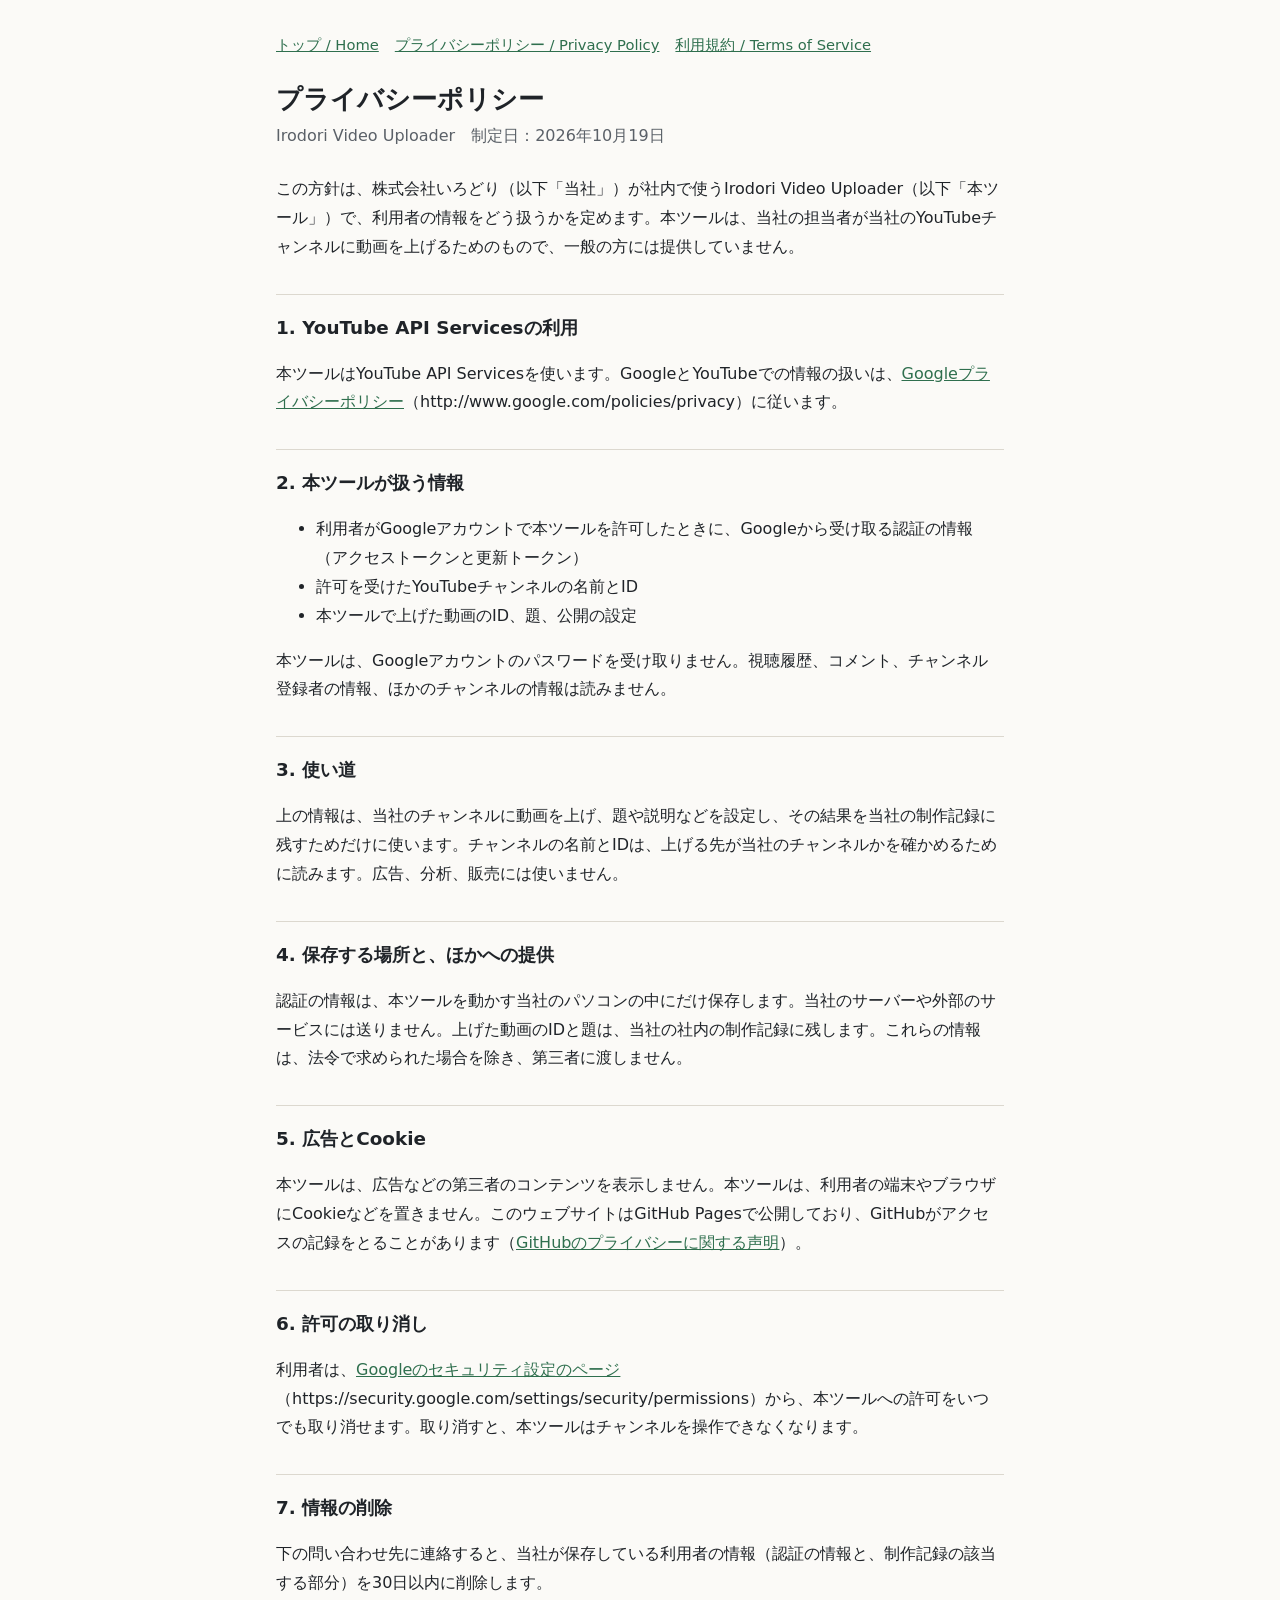
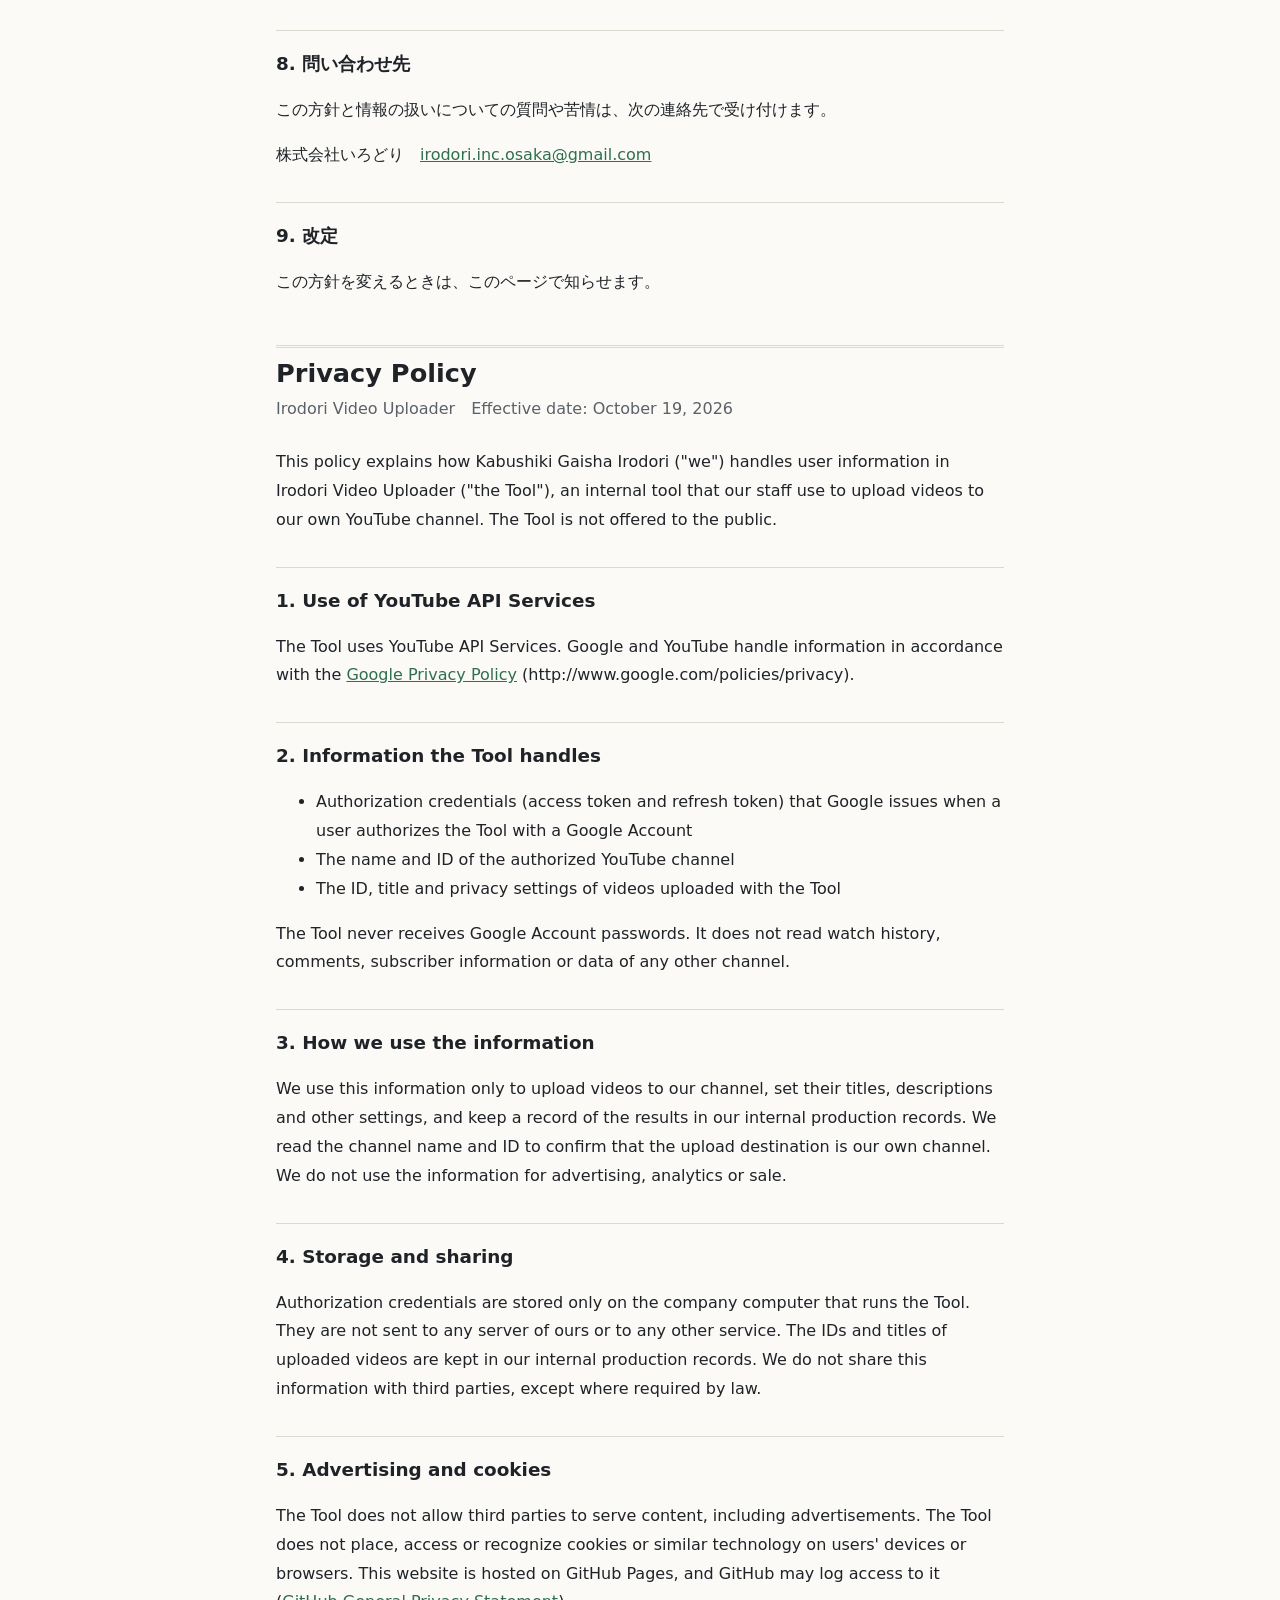
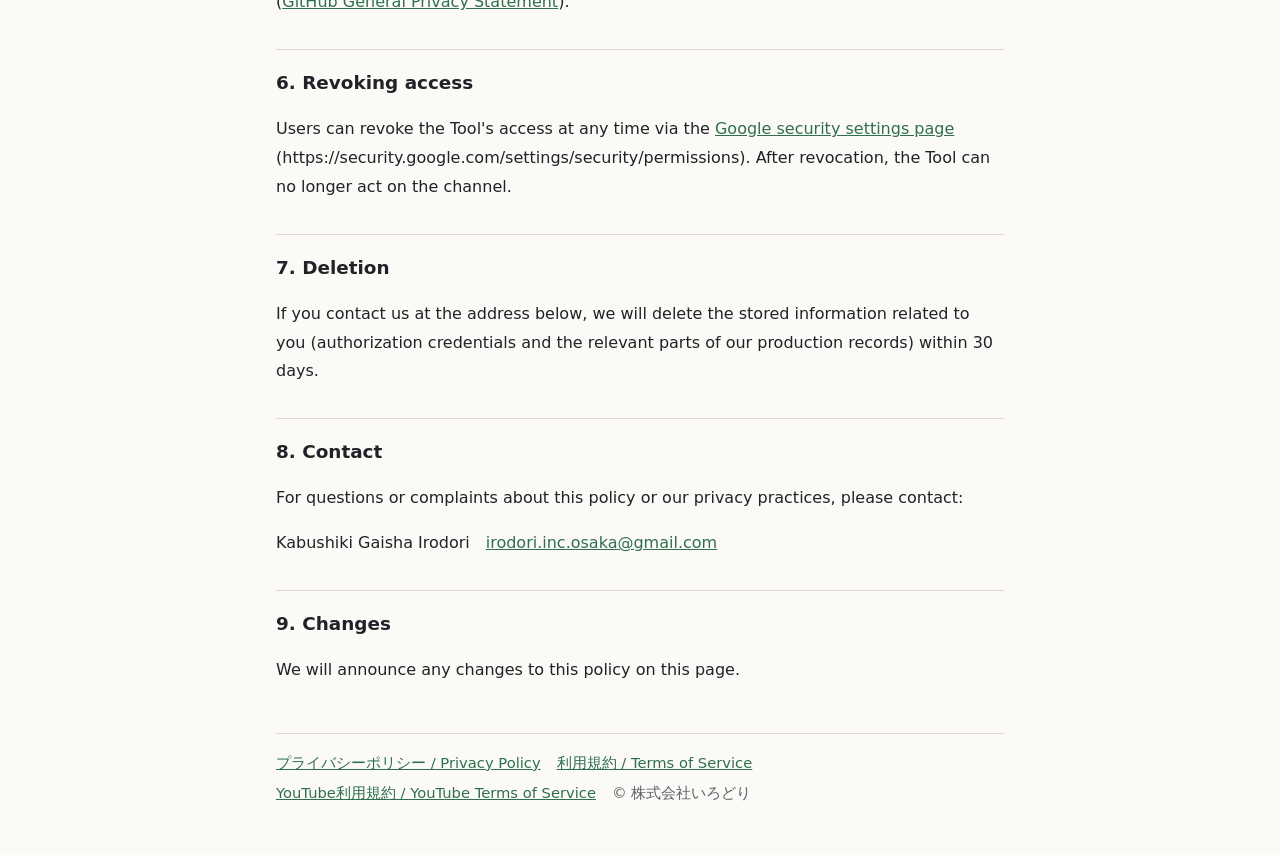
<file: privacy.html>
<!doctype html>
<html lang="ja">
<head>
<meta charset="utf-8">
<meta name="viewport" content="width=device-width, initial-scale=1">
<title>プライバシーポリシー | Irodori Video Uploader</title>
<link rel="stylesheet" href="style.css">
</head>
<body>
<main>
<nav>
  <a href="./">トップ / Home</a>
  <a href="privacy.html">プライバシーポリシー / Privacy Policy</a>
  <a href="terms.html">利用規約 / Terms of Service</a>
</nav>

<h1>プライバシーポリシー</h1>
<p class="lead">Irodori Video Uploader　制定日：2026年10月19日</p>

<p>この方針は、株式会社いろどり（以下「当社」）が社内で使うIrodori Video Uploader（以下「本ツール」）で、利用者の情報をどう扱うかを定めます。本ツールは、当社の担当者が当社のYouTubeチャンネルに動画を上げるためのもので、一般の方には提供していません。</p>

<h2>1. YouTube API Servicesの利用</h2>
<p>本ツールはYouTube API Servicesを使います。GoogleとYouTubeでの情報の扱いは、<a href="http://www.google.com/policies/privacy">Googleプライバシーポリシー</a>（http://www.google.com/policies/privacy）に従います。</p>

<h2>2. 本ツールが扱う情報</h2>
<ul>
  <li>利用者がGoogleアカウントで本ツールを許可したときに、Googleから受け取る認証の情報（アクセストークンと更新トークン）</li>
  <li>許可を受けたYouTubeチャンネルの名前とID</li>
  <li>本ツールで上げた動画のID、題、公開の設定</li>
</ul>
<p>本ツールは、Googleアカウントのパスワードを受け取りません。視聴履歴、コメント、チャンネル登録者の情報、ほかのチャンネルの情報は読みません。</p>

<h2>3. 使い道</h2>
<p>上の情報は、当社のチャンネルに動画を上げ、題や説明などを設定し、その結果を当社の制作記録に残すためだけに使います。チャンネルの名前とIDは、上げる先が当社のチャンネルかを確かめるために読みます。広告、分析、販売には使いません。</p>

<h2>4. 保存する場所と、ほかへの提供</h2>
<p>認証の情報は、本ツールを動かす当社のパソコンの中にだけ保存します。当社のサーバーや外部のサービスには送りません。上げた動画のIDと題は、当社の社内の制作記録に残します。これらの情報は、法令で求められた場合を除き、第三者に渡しません。</p>

<h2>5. 広告とCookie</h2>
<p>本ツールは、広告などの第三者のコンテンツを表示しません。本ツールは、利用者の端末やブラウザにCookieなどを置きません。このウェブサイトはGitHub Pagesで公開しており、GitHubがアクセスの記録をとることがあります（<a href="https://docs.github.com/en/site-policy/privacy-policies/github-general-privacy-statement">GitHubのプライバシーに関する声明</a>）。</p>

<h2>6. 許可の取り消し</h2>
<p>利用者は、<a href="https://security.google.com/settings/security/permissions">Googleのセキュリティ設定のページ</a>（https://security.google.com/settings/security/permissions）から、本ツールへの許可をいつでも取り消せます。取り消すと、本ツールはチャンネルを操作できなくなります。</p>

<h2>7. 情報の削除</h2>
<p>下の問い合わせ先に連絡すると、当社が保存している利用者の情報（認証の情報と、制作記録の該当する部分）を30日以内に削除します。</p>

<h2>8. 問い合わせ先</h2>
<p>この方針と情報の扱いについての質問や苦情は、次の連絡先で受け付けます。</p>
<p>株式会社いろどり　<a href="mailto:irodori.inc.osaka@gmail.com">irodori.inc.osaka@gmail.com</a></p>

<h2>9. 改定</h2>
<p>この方針を変えるときは、このページで知らせます。</p>

<section class="lang" lang="en">
<h1>Privacy Policy</h1>
<p class="lead">Irodori Video Uploader　Effective date: October 19, 2026</p>

<p>This policy explains how Kabushiki Gaisha Irodori ("we") handles user information in Irodori Video Uploader ("the Tool"), an internal tool that our staff use to upload videos to our own YouTube channel. The Tool is not offered to the public.</p>

<h2>1. Use of YouTube API Services</h2>
<p>The Tool uses YouTube API Services. Google and YouTube handle information in accordance with the <a href="http://www.google.com/policies/privacy">Google Privacy Policy</a> (http://www.google.com/policies/privacy).</p>

<h2>2. Information the Tool handles</h2>
<ul>
  <li>Authorization credentials (access token and refresh token) that Google issues when a user authorizes the Tool with a Google Account</li>
  <li>The name and ID of the authorized YouTube channel</li>
  <li>The ID, title and privacy settings of videos uploaded with the Tool</li>
</ul>
<p>The Tool never receives Google Account passwords. It does not read watch history, comments, subscriber information or data of any other channel.</p>

<h2>3. How we use the information</h2>
<p>We use this information only to upload videos to our channel, set their titles, descriptions and other settings, and keep a record of the results in our internal production records. We read the channel name and ID to confirm that the upload destination is our own channel. We do not use the information for advertising, analytics or sale.</p>

<h2>4. Storage and sharing</h2>
<p>Authorization credentials are stored only on the company computer that runs the Tool. They are not sent to any server of ours or to any other service. The IDs and titles of uploaded videos are kept in our internal production records. We do not share this information with third parties, except where required by law.</p>

<h2>5. Advertising and cookies</h2>
<p>The Tool does not allow third parties to serve content, including advertisements. The Tool does not place, access or recognize cookies or similar technology on users' devices or browsers. This website is hosted on GitHub Pages, and GitHub may log access to it (<a href="https://docs.github.com/en/site-policy/privacy-policies/github-general-privacy-statement">GitHub General Privacy Statement</a>).</p>

<h2>6. Revoking access</h2>
<p>Users can revoke the Tool's access at any time via the <a href="https://security.google.com/settings/security/permissions">Google security settings page</a> (https://security.google.com/settings/security/permissions). After revocation, the Tool can no longer act on the channel.</p>

<h2>7. Deletion</h2>
<p>If you contact us at the address below, we will delete the stored information related to you (authorization credentials and the relevant parts of our production records) within 30 days.</p>

<h2>8. Contact</h2>
<p>For questions or complaints about this policy or our privacy practices, please contact:</p>
<p>Kabushiki Gaisha Irodori　<a href="mailto:irodori.inc.osaka@gmail.com">irodori.inc.osaka@gmail.com</a></p>

<h2>9. Changes</h2>
<p>We will announce any changes to this policy on this page.</p>
</section>

<footer>
  <a href="privacy.html">プライバシーポリシー / Privacy Policy</a>
  <a href="terms.html">利用規約 / Terms of Service</a>
  <a href="https://www.youtube.com/t/terms">YouTube利用規約 / YouTube Terms of Service</a>
  <span>© 株式会社いろどり</span>
</footer>
</main>
</body>
</html>
</file>
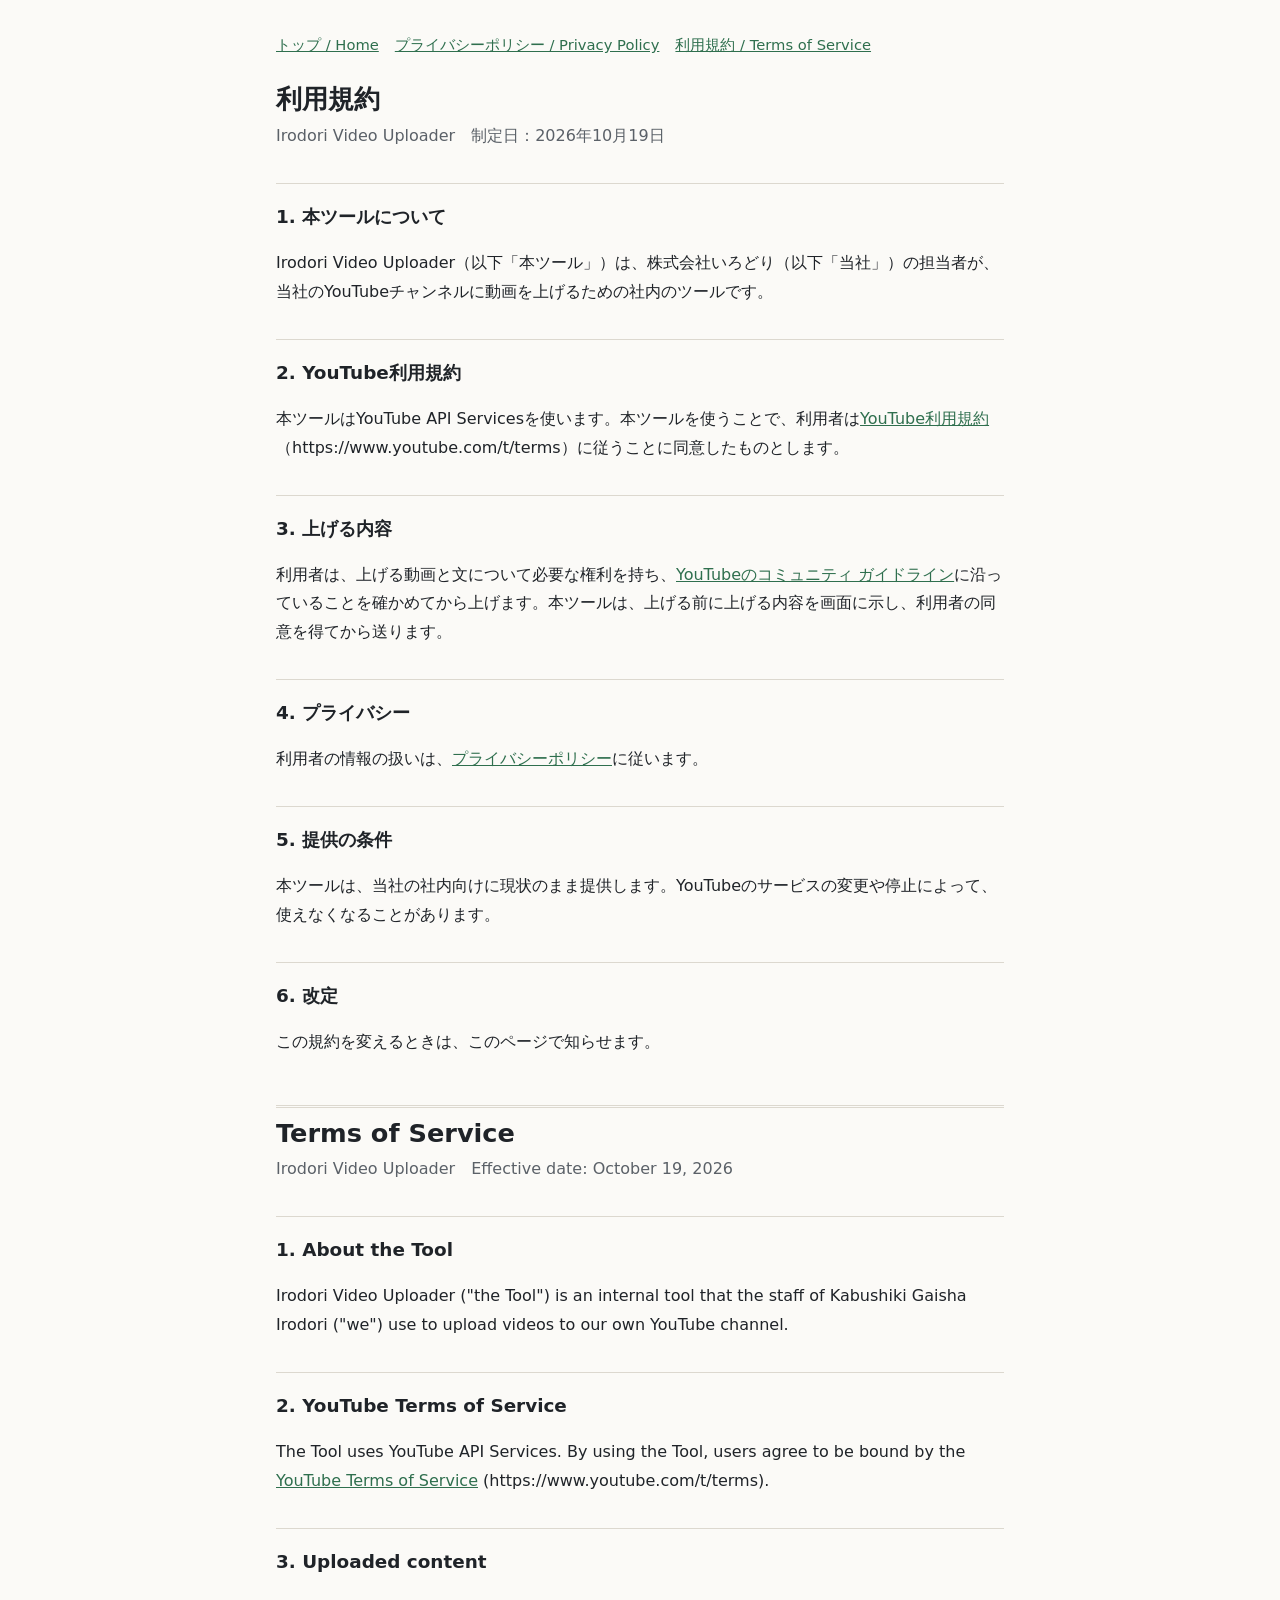
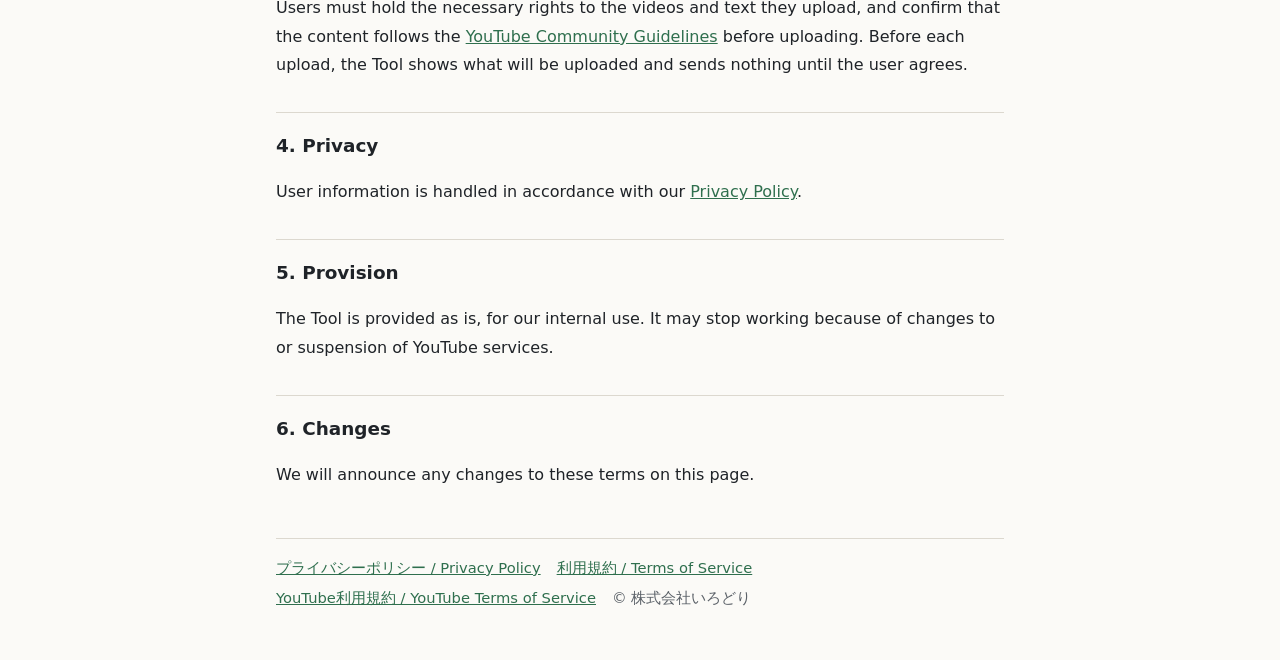
<file: terms.html>
<!doctype html>
<html lang="ja">
<head>
<meta charset="utf-8">
<meta name="viewport" content="width=device-width, initial-scale=1">
<title>利用規約 | Irodori Video Uploader</title>
<link rel="stylesheet" href="style.css">
</head>
<body>
<main>
<nav>
  <a href="./">トップ / Home</a>
  <a href="privacy.html">プライバシーポリシー / Privacy Policy</a>
  <a href="terms.html">利用規約 / Terms of Service</a>
</nav>

<h1>利用規約</h1>
<p class="lead">Irodori Video Uploader　制定日：2026年10月19日</p>

<h2>1. 本ツールについて</h2>
<p>Irodori Video Uploader（以下「本ツール」）は、株式会社いろどり（以下「当社」）の担当者が、当社のYouTubeチャンネルに動画を上げるための社内のツールです。</p>

<h2>2. YouTube利用規約</h2>
<p>本ツールはYouTube API Servicesを使います。本ツールを使うことで、利用者は<a href="https://www.youtube.com/t/terms">YouTube利用規約</a>（https://www.youtube.com/t/terms）に従うことに同意したものとします。</p>

<h2>3. 上げる内容</h2>
<p>利用者は、上げる動画と文について必要な権利を持ち、<a href="https://www.youtube.com/howyoutubeworks/our-policies/">YouTubeのコミュニティ ガイドライン</a>に沿っていることを確かめてから上げます。本ツールは、上げる前に上げる内容を画面に示し、利用者の同意を得てから送ります。</p>

<h2>4. プライバシー</h2>
<p>利用者の情報の扱いは、<a href="privacy.html">プライバシーポリシー</a>に従います。</p>

<h2>5. 提供の条件</h2>
<p>本ツールは、当社の社内向けに現状のまま提供します。YouTubeのサービスの変更や停止によって、使えなくなることがあります。</p>

<h2>6. 改定</h2>
<p>この規約を変えるときは、このページで知らせます。</p>

<section class="lang" lang="en">
<h1>Terms of Service</h1>
<p class="lead">Irodori Video Uploader　Effective date: October 19, 2026</p>

<h2>1. About the Tool</h2>
<p>Irodori Video Uploader ("the Tool") is an internal tool that the staff of Kabushiki Gaisha Irodori ("we") use to upload videos to our own YouTube channel.</p>

<h2>2. YouTube Terms of Service</h2>
<p>The Tool uses YouTube API Services. By using the Tool, users agree to be bound by the <a href="https://www.youtube.com/t/terms">YouTube Terms of Service</a> (https://www.youtube.com/t/terms).</p>

<h2>3. Uploaded content</h2>
<p>Users must hold the necessary rights to the videos and text they upload, and confirm that the content follows the <a href="https://www.youtube.com/howyoutubeworks/our-policies/">YouTube Community Guidelines</a> before uploading. Before each upload, the Tool shows what will be uploaded and sends nothing until the user agrees.</p>

<h2>4. Privacy</h2>
<p>User information is handled in accordance with our <a href="privacy.html">Privacy Policy</a>.</p>

<h2>5. Provision</h2>
<p>The Tool is provided as is, for our internal use. It may stop working because of changes to or suspension of YouTube services.</p>

<h2>6. Changes</h2>
<p>We will announce any changes to these terms on this page.</p>
</section>

<footer>
  <a href="privacy.html">プライバシーポリシー / Privacy Policy</a>
  <a href="terms.html">利用規約 / Terms of Service</a>
  <a href="https://www.youtube.com/t/terms">YouTube利用規約 / YouTube Terms of Service</a>
  <span>© 株式会社いろどり</span>
</footer>
</main>
</body>
</html>
</file>
<file: style.css>
:root {
  --bg: #fbfaf7;
  --text: #1f2328;
  --muted: #5b6168;
  --line: #dcd8cf;
  --accent: #2f6f4e;
}

@media (prefers-color-scheme: dark) {
  :root {
    --bg: #17191c;
    --text: #e8e6e1;
    --muted: #a3a7ad;
    --line: #34383d;
    --accent: #8fcfa9;
  }
}

* { box-sizing: border-box; }

body {
  margin: 0;
  background: var(--bg);
  color: var(--text);
  font-family: system-ui, -apple-system, "Segoe UI", "Hiragino Sans", "Noto Sans JP", Meiryo, sans-serif;
  line-height: 1.8;
}

main {
  max-width: 760px;
  margin: 0 auto;
  padding: 32px 16px 48px;
}

h1 { font-size: 1.6rem; line-height: 1.4; margin: 0 0 4px; }
h2 { font-size: 1.15rem; margin: 32px 0 8px; padding-top: 16px; border-top: 1px solid var(--line); }
h3 { font-size: 1rem; margin: 20px 0 4px; }
p, li { overflow-wrap: anywhere; }
a { color: var(--accent); }

.lead { color: var(--muted); margin: 0 0 24px; }
.lang { margin-top: 48px; padding-top: 8px; border-top: 3px double var(--line); }
.badge { margin: 0 0 0 -36px; }
.badge img { height: 88px; width: auto; display: block; }

nav, footer {
  font-size: 0.92rem;
  display: flex;
  flex-wrap: wrap;
  gap: 4px 16px;
}
nav { margin-bottom: 24px; }
footer { margin-top: 48px; padding-top: 16px; border-top: 1px solid var(--line); color: var(--muted); }
</file>
